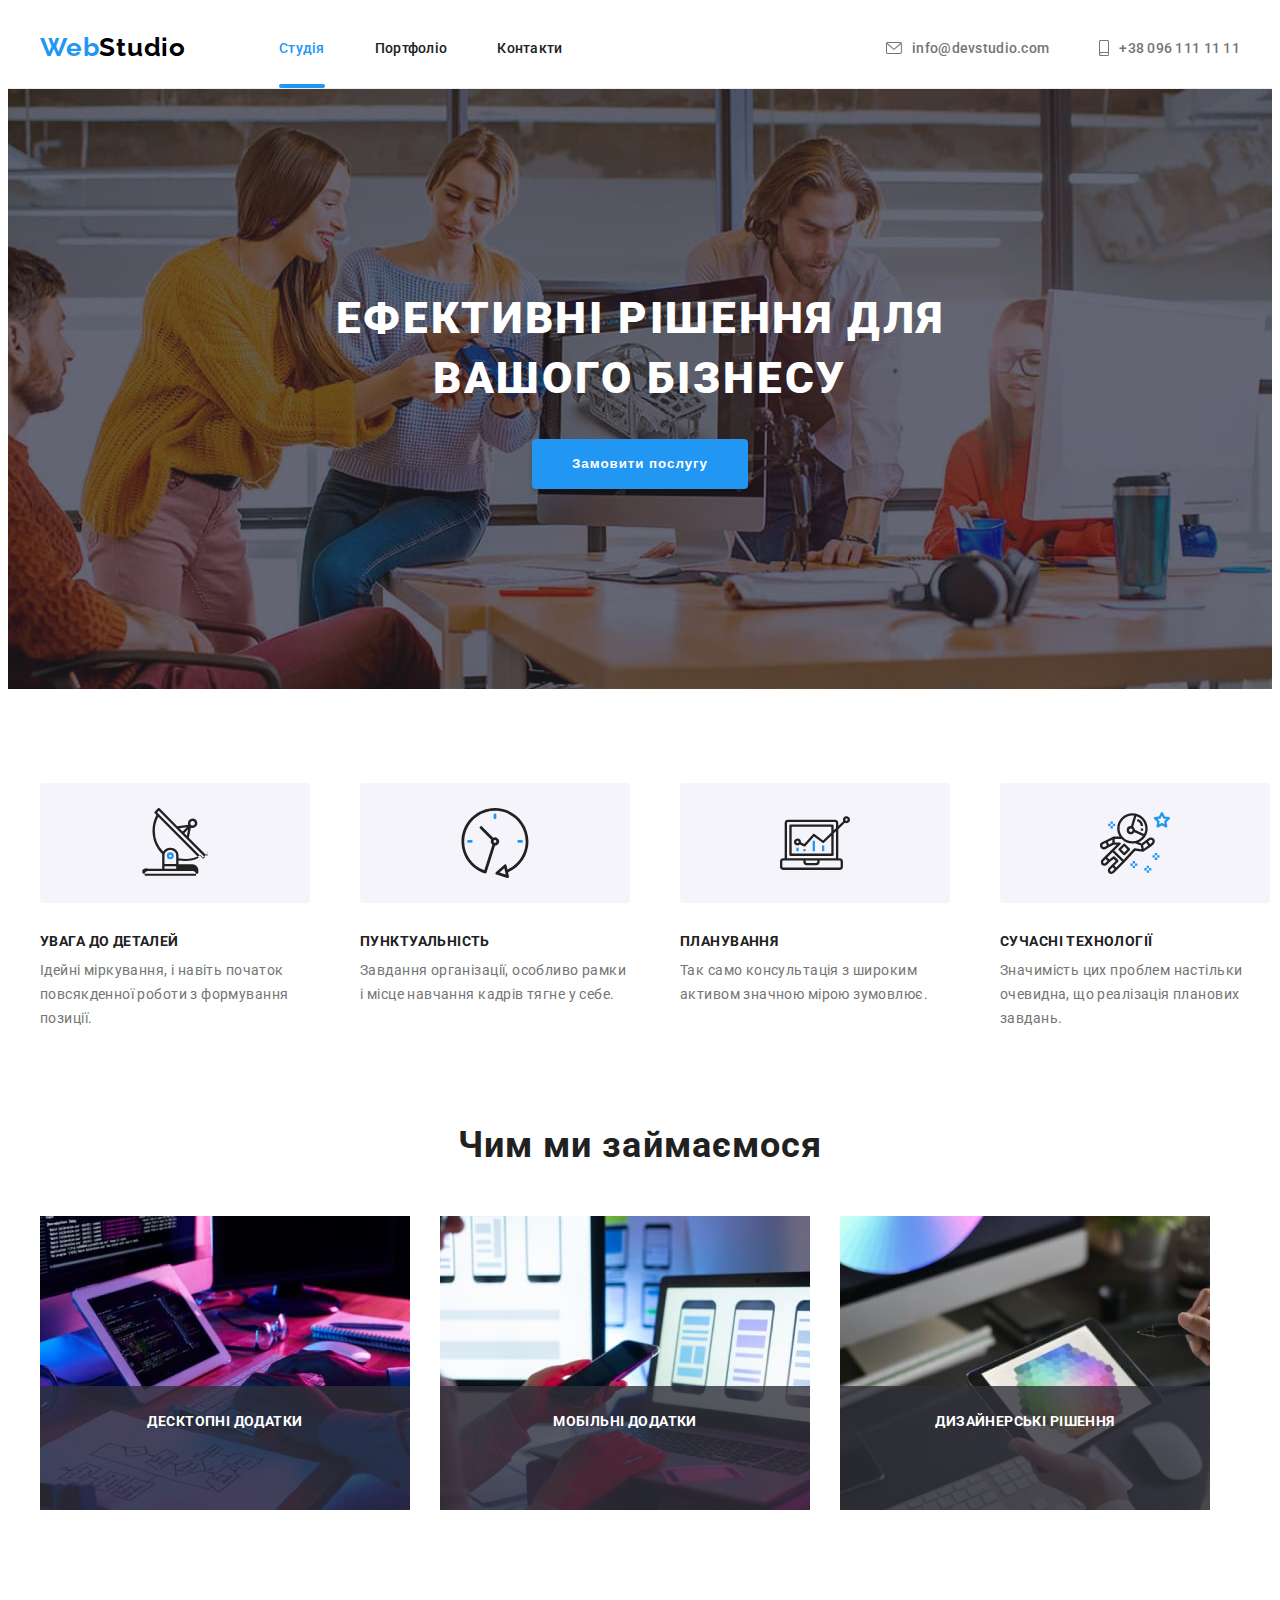
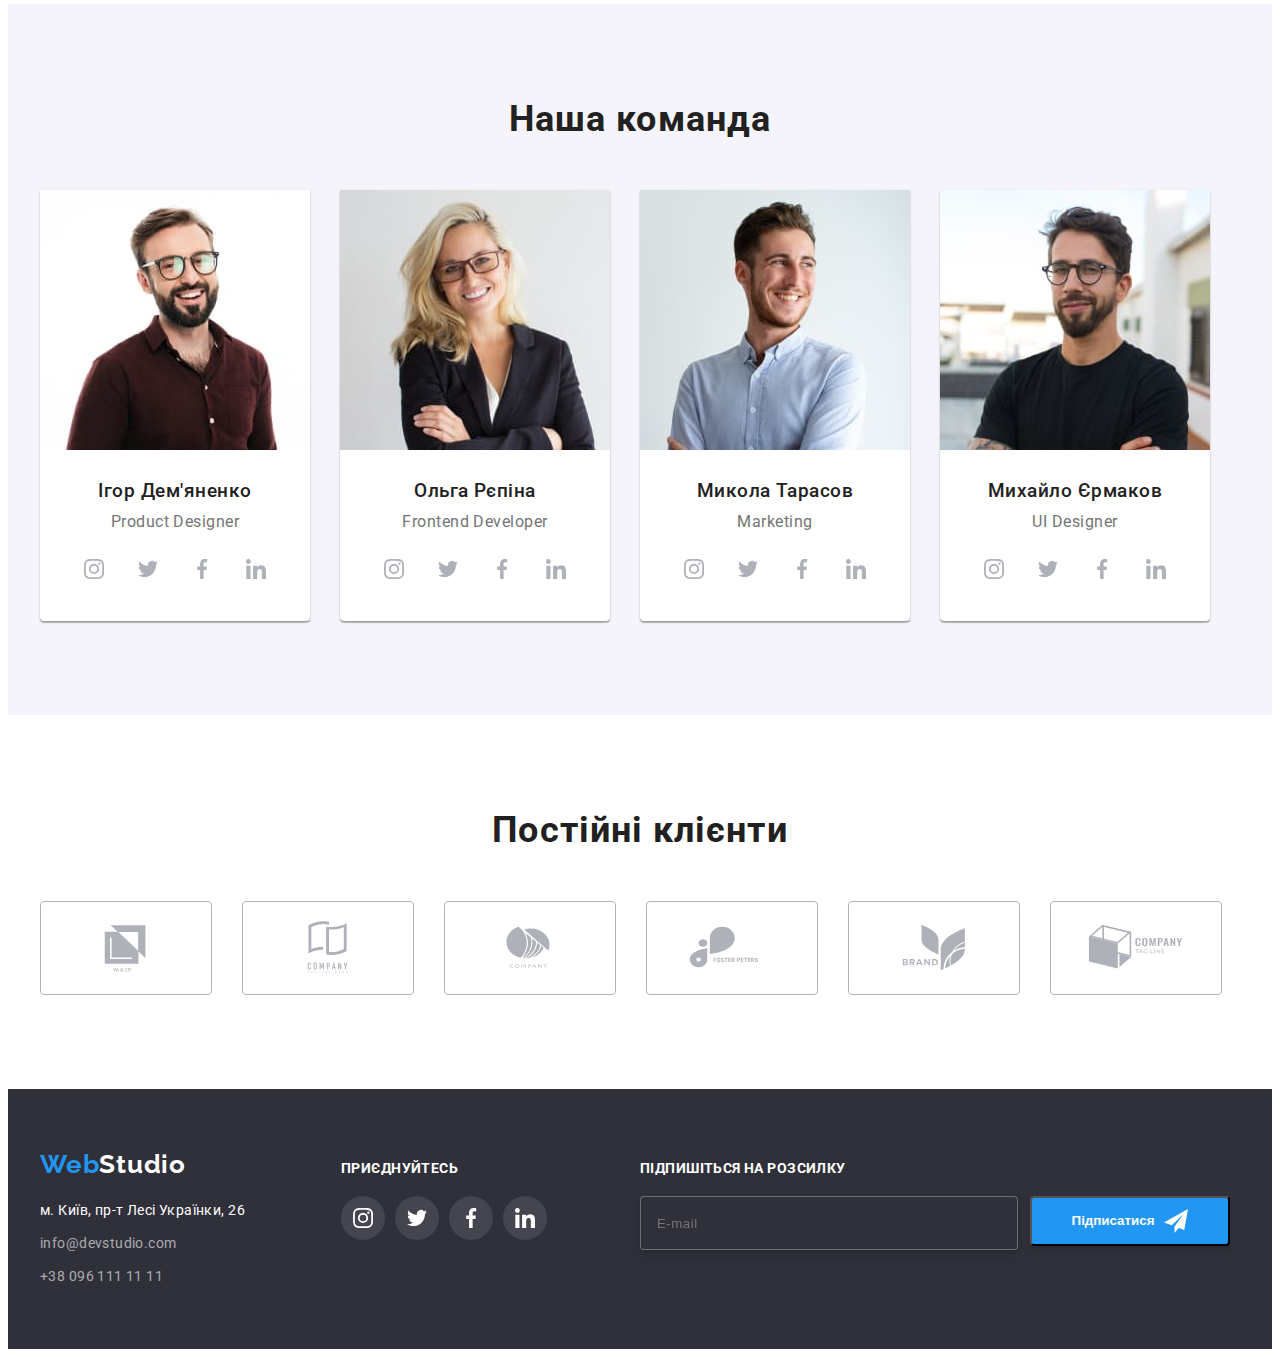
<file: index.html>
<!DOCTYPE html>
<html lang="uk">
  <head>
    <meta charset="UTF-8" />
    <meta http-equiv="X-UA-Compatible" content="IE=edge" />
    <meta name="viewport" content="width=device-width, initial-scale=1.0" />
    <title>WebStudio</title>
    <link rel="preconnect" href="https://fonts.googleapis.com" />
    <link rel="preconnect" href="https://fonts.gstatic.com" crossorigin />
    <link
      href="https://fonts.googleapis.com/css2?family=Raleway:wght@700&family=Roboto:wght@400;500;700;900&display=swap"
      rel="stylesheet"
    />
    <link
      rel="stylesheet"
      href="https://cdnjs.cloudflare.com/ajax/libs/modern-normalize/2.0.0/modern-normalize.min.css"
      integrity="sha512-4xo8blKMVCiXpTaLzQSLSw3KFOVPWhm/TRtuPVc4WG6kUgjH6J03IBuG7JZPkcWMxJ5huwaBpOpnwYElP/m6wg=="
      crossorigin="anonymous"
      referrerpolicy="no-referrer"
    />
    <link rel="stylesheet" href="./css/main.min.css" />
  </head>
  <body>
    <header>
      <div class="container header">
        <nav class="navigation">
          <a class="link logo" href="./index.html"
            ><span class="logo--first">Web</span
            ><span class="logo--black">Studio</span></a
          >
          <ul class="navigation__item list">
            <li class="navigation__list navigation--activ">
              <a href="./index.html">Студія</a>
            </li>
            <li class="navigation__list">
              <a href="./portfolio.html">Портфоліо</a>
            </li>
            <li class="navigation__list"><a href="">Контакти</a></li>
          </ul>
        </nav>
        <ul class="header__address list">
          <li class="header__address--retriat">
            <a class="link header__item" href="mailto:info@devstudio.com">
              <svg class="header__icon" width="16px" height="12px">
                <use href="./images/icons.svg#icon-envelope"></use>
              </svg>
              info@devstudio.com</a
            >
          </li>
          <li>
            <a class="link header__item" href="tel:+380961111111"
              ><svg class="header__icon" width="10px" height="16px">
                <use href="./images/icons.svg#icon-smartphone"></use>
              </svg>
              +38 096 111 11 11</a
            >
          </li>
        </ul>
      </div>
    </header>

    <main>
      <section class="solution">
        <div class="container">
          <h1 class="solution__title">Ефективні рішення для вашого бізнесу</h1>
          <button data-modal-open type="button" class="solution__button">
            Замовити послугу
          </button>
          <div data-modal class="backdrop is-hidden">
            <div class="modal">
              <button data-modal-close class="modal__close">
                <svg width="18px" height="18px">
                  <use href="./images/icons.svg#icon-close-black"></use>
                </svg>
              </button>
              <p class="modal__title">Залиште свої дані, ми вам передзвонимо</p>
              <form autocomplete="off" class="form">
                <label class="form__label" for="person">Ім'я</label>
                <div class="form__name">
                  <input
                    type="text"
                    class="form__input"
                    name="person"
                    id="person"
                  />
                  <svg class="form__icon" width="18px" height="18px">
                    <use href="./images/icons.svg#person-form"></use>
                  </svg>
                </div>

                <label class="form__label" for="phone">Телефон</label>
                <div class="form__name">
                  <input
                    type="tel"
                    class="form__input"
                    name="phone"
                    id="phone"
                  />
                  <svg class="form__icon" width="18px" height="18px">
                    <use href="./images/icons.svg#phone-form"></use>
                  </svg>
                </div>

                <label class="form__label" for="mail">Пошта</label>
                <div class="form__name">
                  <input
                    type="email"
                    class="form__input"
                    name="mail"
                    id="mail"
                  />
                  <svg class="form__icon" width="18px" height="18px">
                    <use href="./images/icons.svg#email-form"></use>
                  </svg>
                </div>

                <div>
                  <label class="form__label" for="comment">Коментар</label>
                  <textarea
                    class="form__comment"
                    name="comment"
                    id="comment"
                    placeholder="Введіть текст"
                  ></textarea>
                </div>
                <div class="check">
                  <label>
                    <input
                      type="checkbox"
                      class="check__input"
                      id="check"
                      name="check"
                    />
                    <span class="check__box"></span>
                    <span class="check__license"
                      >Погоджуюся з розсилкою та приймаю
                      <a class="check__link" href="">Умови договору</a>
                    </span>
                  </label>
                </div>

                <button type="submit" class="modal__button">Відправити</button>
              </form>
            </div>
          </div>
        </div>
      </section>

      <section class="section">
        <div class="container">
          <h2 class="visually-hidden">Oсобливості</h2>
          <ul class="about list">
            <li class="about__item">
              <div class="about__buttom">
                <svg width="70px" height="70px">
                  <use href="./images/icons.svg#icon-antenna"></use>
                </svg>
              </div>
              <h3 class="about__title">УВАГА ДО ДЕТАЛЕЙ</h3>
              <p class="about__text">
                Ідейні міркування, і навіть початок повсякденної роботи з
                формування позиції.
              </p>
            </li>
            <li class="about__item">
              <div class="about__buttom">
                <svg width="70px" height="70px">
                  <use href="./images/icons.svg#icon-clock"></use>
                </svg>
              </div>
              <h3 class="about__title">ПУНКТУАЛЬНІСТЬ</h3>
              <p class="about__text">
                Завдання організації, особливо рамки і місце навчання кадрів
                тягне у себе.
              </p>
            </li>
            <li class="about__item">
              <div class="about__buttom">
                <svg width="70px" height="70px">
                  <use href="./images/icons.svg#icon-diagram"></use>
                </svg>
              </div>
              <h3 class="about__title">ПЛАНУВАННЯ</h3>
              <p class="about__text">
                Так само консультація з широким активом значною мірою зумовлює.
              </p>
            </li>
            <li class="about__item">
              <div class="about__buttom">
                <svg width="70px" height="70px">
                  <use href="./images/icons.svg#icon-astronaut"></use>
                </svg>
              </div>
              <h3 class="about__title">СУЧАСНІ ТЕХНОЛОГІЇ</h3>
              <p class="about__text">
                Значимість цих проблем настільки очевидна, що реалізація
                планових завдань.
              </p>
            </li>
          </ul>
        </div>
      </section>

      <section class="empty section">
        <div class="container doing">
          <h2 class="section__title">Чим ми займаємося</h2>
          <ul class="doing__item list">
            <li class="doing__list">
              <img src="./images/img-1.jpg" alt="images1" width="370" />
              <p class="doing__text">Десктопні додатки</p>
            </li>
            <li class="doing__list">
              <img src="./images/img-2.jpg" alt="images2" width="370" />
              <p class="doing__text">Мобільні додатки</p>
            </li>
            <li class="doing__list">
              <img src="./images/img_3.jpg" alt="images3" width="370" />
              <p class="doing__text">Дизайнерські рішення</p>
            </li>
          </ul>
        </div>
      </section>

      <section class="section section__background">
        <div class="piple container">
          <h2 class="section__title">Наша команда</h2>
          <ul class="list">
            <li class="piple__list piple__border">
              <img
                src="./images/product_designer.jpg"
                alt="фото Ігор Дем'яненко"
                width="270"
              />
              <div class="piple__item">
                <h3 class="piple__title">Ігор Дем'яненко</h3>
                <p class="piple__text">Product Designer</p>
                <ul class="list">
                  <li class="social__list">
                    <a href="https://www.instagram.com/" class="social social--white"
                      ><svg width="20px" height="20px">
                        <use
                          href="./images/icons.svg#icon-instagram"
                        ></use></svg
                    ></a>
                  </li>
                  <li class="social__list">
                    <a href="https://twitter.com/" class="social social--white"
                      ><svg width="20px" height="20px">
                        <use href="./images/icons.svg#icon-twitter"></use></svg
                    ></a>
                  </li>
                  <li class="social__list">
                    <a href="https://www.facebook.com/" class="social social--white"
                      ><svg width="20px" height="20px">
                        <use href="./images/icons.svg#icon-facebook"></use></svg
                    ></a>
                  </li>
                  <li class="social__list">
                    <a href="https://www.linkedin.com/" class="social social--white"
                      ><svg width="20px" height="20px">
                        <use href="./images/icons.svg#icon-linkedin"></use></svg
                    ></a>
                  </li>
                </ul>
              </div>
            </li>
            <li class="piple__list piple__border">
              <img
                src="./images/frontend_developer.jpg"
                alt="фото Ольга Рєпіна"
                width="270"
              />
              <div class="piple__item">
                <h3 class="piple__title">Ольга Рєпіна</h3>
                <p class="piple__text">Frontend Developer</p>
                <ul class="list">
                  <li class="social__list">
                    <a href="https://www.instagram.com/" class="social social--white"
                      ><svg width="20px" height="20px">
                        <use
                          href="./images/icons.svg#icon-instagram"
                        ></use></svg
                    ></a>
                  </li>
                  <li class="social__list">
                    <a href="https://twitter.com/" class="social social--white"
                      ><svg width="20px" height="20px">
                        <use href="./images/icons.svg#icon-twitter"></use></svg
                    ></a>
                  </li>
                  <li class="social__list">
                    <a href="https://www.facebook.com/" class="social social--white"
                      ><svg width="20px" height="20px">
                        <use href="./images/icons.svg#icon-facebook"></use></svg
                    ></a>
                  </li>
                  <li class="social__list">
                    <a href="https://www.linkedin.com/" class="social social--white"
                      ><svg width="20px" height="20px">
                        <use href="./images/icons.svg#icon-linkedin"></use></svg
                    ></a>
                  </li>
                </ul>
              </div>
            </li>
            <li class="piple__list piple__border">
              <img
                src="./images/marketing.jpg"
                alt="фото Микола Тарасов"
                width="270"
              />
              <div class="piple__item">
                <h3 class="piple__title">Микола Тарасов</h3>
                <p class="piple__text">Marketing</p>
                <ul class="list">
                  <li class="social__list">
                    <a href="https://www.instagram.com/" class="social social--white"
                      ><svg width="20px" height="20px">
                        <use
                          href="./images/icons.svg#icon-instagram"
                        ></use></svg
                    ></a>
                  </li>
                  <li class="social__list">
                    <a href="https://twitter.com/" class="social social--white"
                      ><svg width="20px" height="20px">
                        <use href="./images/icons.svg#icon-twitter"></use></svg
                    ></a>
                  </li>
                  <li class="social__list">
                    <a href="https://www.facebook.com/" class="social social--white"
                      ><svg width="20px" height="20px">
                        <use href="./images/icons.svg#icon-facebook"></use></svg
                    ></a>
                  </li>
                  <li class="social__list">
                    <a href="https://www.linkedin.com/" class="social social--white"
                      ><svg width="20px" height="20px">
                        <use href="./images/icons.svg#icon-linkedin"></use></svg
                    ></a>
                  </li>
                </ul>
              </div>
            </li>
            <li class="piple__list piple__border">
              <img
                src="./images/ui_designer.jpg"
                alt="фото Михайло Єрмаков"
                width="270"
              />
              <div class="piple__item">
                <h3 class="piple__title">Михайло Єрмаков</h3>
                <p class="piple__text">UI Designer</p>
                <ul class="list">
                  <li class="social__list">
                    <a href="https://www.instagram.com/" class="social social--white"
                      ><svg width="20px" height="20px">
                        <use
                          href="./images/icons.svg#icon-instagram"
                        ></use></svg
                    ></a>
                  </li>
                  <li class="social__list">
                    <a href="https://twitter.com/" class="social social--white"
                      ><svg width="20px" height="20px">
                        <use href="./images/icons.svg#icon-twitter"></use></svg
                    ></a>
                  </li>
                  <li class="social__list">
                    <a href="https://www.facebook.com/" class="social social--white"
                      ><svg width="20px" height="20px">
                        <use href="./images/icons.svg#icon-facebook"></use></svg
                    ></a>
                  </li>
                  <li class="social__list">
                    <a href="https://www.linkedin.com/" class="social social--white"
                      ><svg width="20px" height="20px">
                        <use href="./images/icons.svg#icon-linkedin"></use></svg
                    ></a>
                  </li>
                </ul>
              </div>
            </li>
          </ul>
        </div>
      </section>
      <section class="section">
        <div class="container client">
          <h2 class="section__title">Постійні клієнти</h2>
          <ul class="list client__list">
            <li class="client__item">
              <a href="" class="client__link"
                ><svg class="client__svg" width="106px" height="60px">
                  <use href="./images/icons.svg#icon-client-1"></use></svg
              ></a>
            </li>
            <li class="client__item">
              <a href="" class="client__link"
                ><svg class="client__svg" width="106px" height="60px">
                  <use href="./images/icons.svg#icon-client-2"></use></svg
              ></a>
            </li>
            <li class="client__item">
              <a href="" class="client__link"
                ><svg class="client__svg" width="106px" height="60px">
                  <use href="./images/icons.svg#icon-client-3"></use></svg
              ></a>
            </li>
            <li class="client__item">
              <a href="" class="client__link"
                ><svg class="client__svg" width="106px" height="60px">
                  <use href="./images/icons.svg#icon-client-4"></use></svg
              ></a>
            </li>
            <li class="client__item">
              <a href="" class="client__link"
                ><svg class="client__svg" width="106px" height="60px">
                  <use href="./images/icons.svg#icon-client-5"></use></svg
              ></a>
            </li>
            <li class="client__item">
              <a href="" class="client__link"
                ><svg class="client__svg" width="106px" height="60px">
                  <use href="./images/icons.svg#icon-client-6"></use></svg
              ></a>
            </li>
          </ul>
        </div>
      </section>
    </main>

    <footer class="footer">
      <div class="container footer__container">
        <div>
          <a class="link logo" href="./index.html"
            ><span class="logo--first">Web</span
            ><span class="logo--white">Studio</span></a
          >
          <address class="address">
            <span class="address--post">м. Київ, пр-т Лесі Українки, 26</span>
            <a class="address__contact link" href="mailto:info@devstudio.com"
              >info@devstudio.com</a
            >
            <a class="address__contact link" href="tel:+380961111111"
              >+38 096 111 11 11</a
            >
          </address>
        </div>

        <div class="footer__social">
          <p class="footer__text">приєднуйтесь</p>
          <ul class="list">
            <li class="social__list">
              <a href="https://www.instagram.com/" class="social social--black"
                ><svg width="20px" height="20px">
                  <use href="./images/icons.svg#icon-instagram"></use></svg
              ></a>
            </li>
            <li class="social__list">
              <a href="https://twitter.com/" class="social social--black"
                ><svg width="20px" height="20px">
                  <use href="./images/icons.svg#icon-twitter"></use></svg
              ></a>
            </li>
            <li class="social__list">
              <a href="https://www.facebook.com/" class="social social--black"
                ><svg width="20px" height="20px">
                  <use href="./images/icons.svg#icon-facebook"></use></svg
              ></a>
            </li>
            <li class="social__list">
              <a href="https://www.linkedin.com/" class="social social--black"
                ><svg width="20px" height="20px">
                  <use href="./images/icons.svg#icon-linkedin"></use></svg
              ></a>
            </li>
          </ul>
        </div>

        <div class="subsribe">
          <p class="footer__text">Підпишіться на розсилку</p>
          <form autocomplete="off">
            <input
              class="subscribe__input"
              type="email"
              name="email"
              placeholder="E-mail"
            />
            <button class="subscribe__submit" type="submit">
              Підписатися
              <svg class="subscribe__icon">
                <use href="./images/icons.svg#icon-send"></use>
              </svg>
            </button>
          </form>
        </div>
      </div>
    </footer>
    <script src="./js/modal.js"></script>
  </body>
</html>
</file>
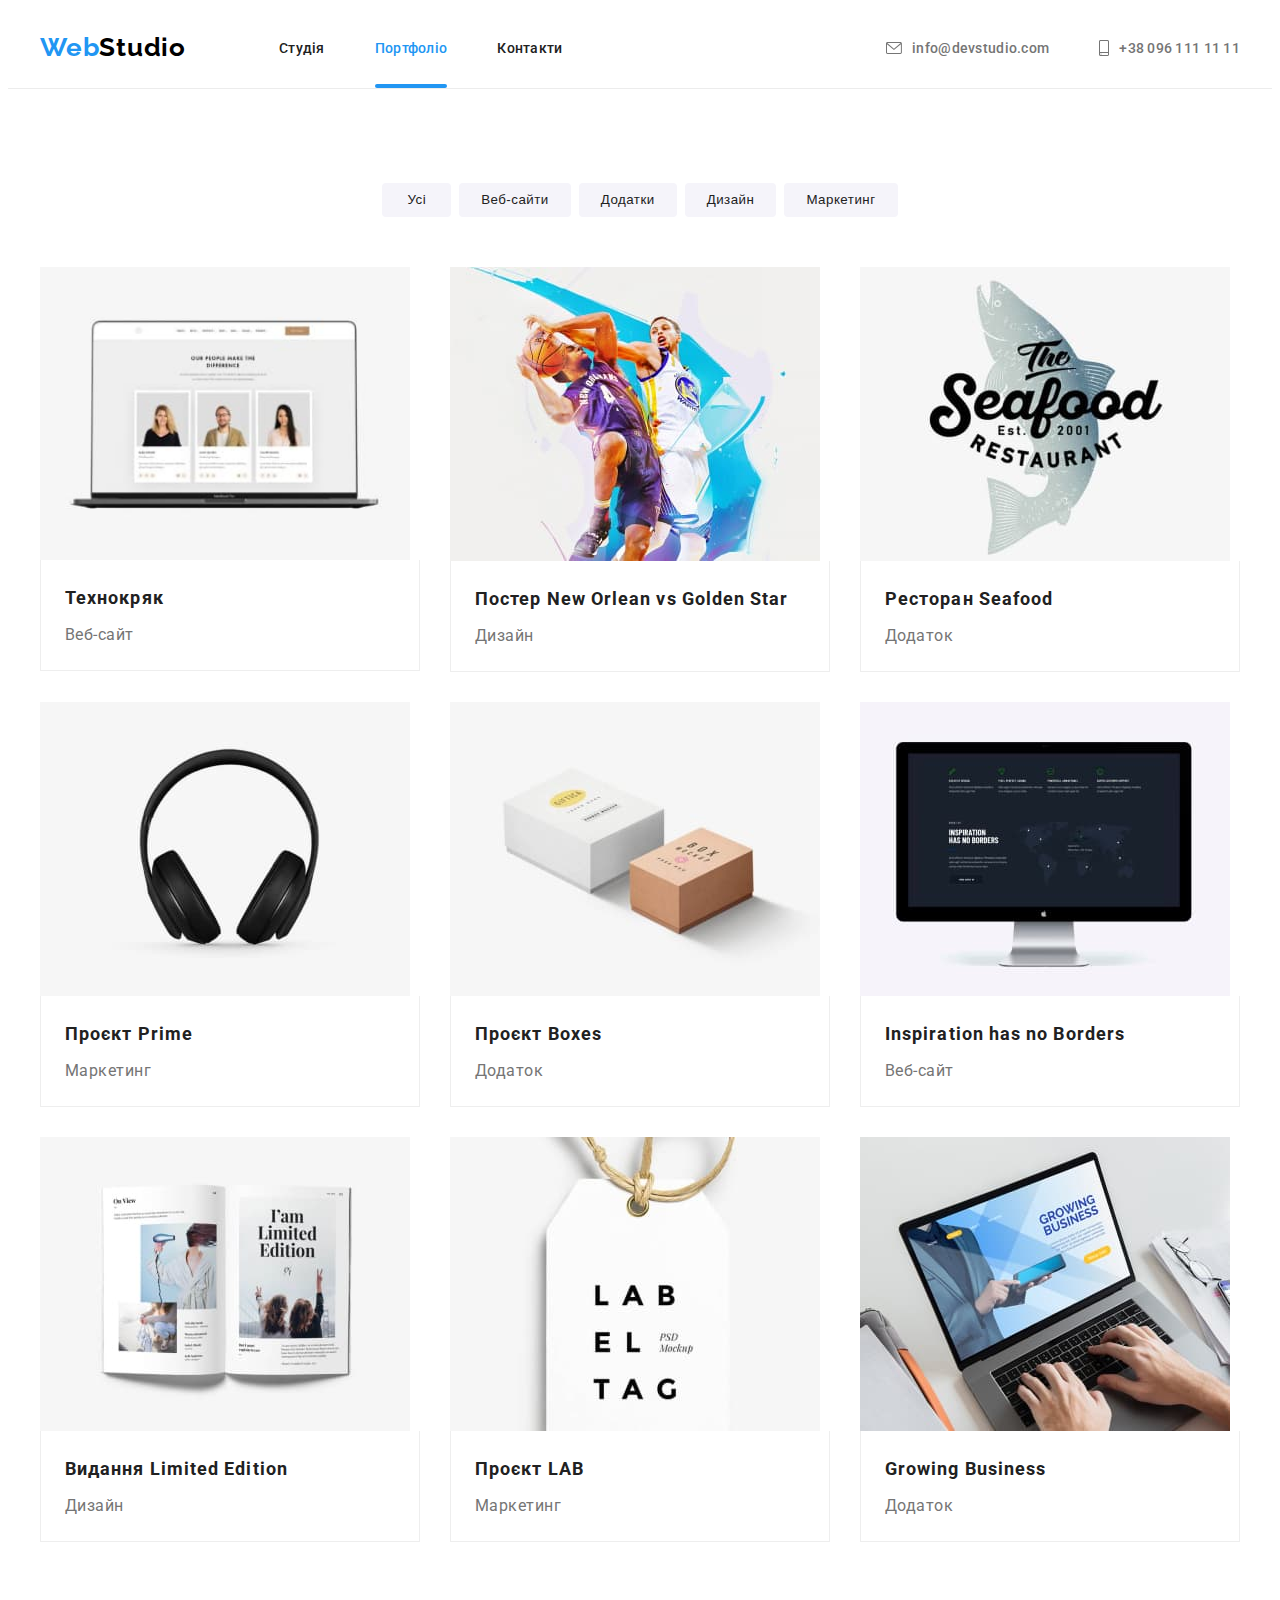
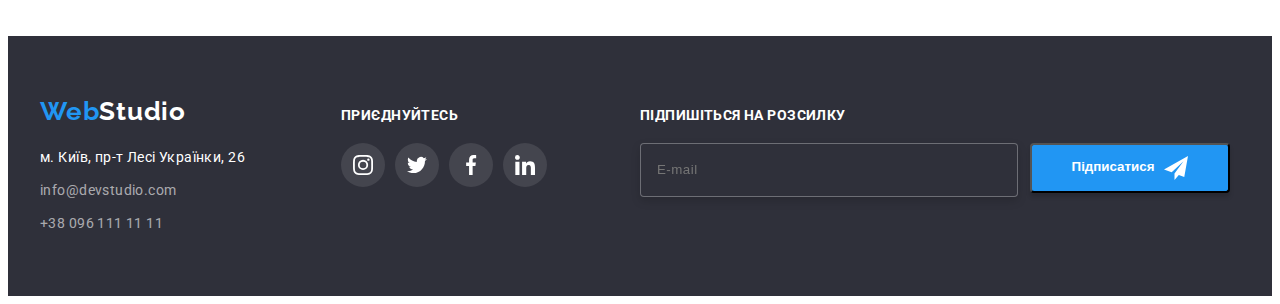
<file: portfolio.html>
<!DOCTYPE html>
<html lang="en">
  <head>
    <meta charset="UTF-8" />
    <meta http-equiv="X-UA-Compatible" content="IE=edge" />
    <meta name="viewport" content="width=device-width, initial-scale=1.0" />
    <title>WebStudio</title>
    <link rel="preconnect" href="https://fonts.googleapis.com" />
    <link rel="preconnect" href="https://fonts.gstatic.com" crossorigin />
    <link
      href="https://fonts.googleapis.com/css2?family=Raleway:wght@700&family=Roboto:wght@400;500;700;900&display=swap"
      rel="stylesheet"
    />
    <link
      rel="stylesheet"
      href="https://cdnjs.cloudflare.com/ajax/libs/modern-normalize/2.0.0/modern-normalize.min.css"
      integrity="sha512-4xo8blKMVCiXpTaLzQSLSw3KFOVPWhm/TRtuPVc4WG6kUgjH6J03IBuG7JZPkcWMxJ5huwaBpOpnwYElP/m6wg=="
      crossorigin="anonymous"
      referrerpolicy="no-referrer"
    />
    <link rel="stylesheet" href="./css/main.min.css" />
  </head>
  <body>
    <header>
      <div class="container header">
        <nav class="navigation">
          <a class="link logo" href="./index.html"
            ><span class="logo--first">Web</span
            ><span class="logo--black">Studio</span></a
          >
          <ul class="navigation__item list">
            <li class="navigation__list">
              <a href="./index.html">Студія</a>
            </li>
            <li class="navigation__list navigation--activ">
              <a href="./portfolio.html">Портфоліо</a>
            </li>
            <li class="navigation__list"><a href="">Контакти</a></li>
          </ul>
        </nav>
        <ul class="header__address list">
          <li class="header__address--retriat">
            <a class="link header__item" href="mailto:info@devstudio.com">
              <svg class="header__icon" width="16px" height="12px">
                <use href="./images/icons.svg#icon-envelope"></use>
              </svg>
              info@devstudio.com</a
            >
          </li>
          <li>
            <a class="link header__item" href="tel:+380961111111"
              ><svg class="header__icon" width="10px" height="16px">
                <use href="./images/icons.svg#icon-smartphone"></use>
              </svg>
              +38 096 111 11 11</a
            >
          </li>
        </ul>
      </div>
    </header>
    <main>
      <section class="section">
        <div class="container">
          <ul class="filter">
            <li class="list">
              <button type="button" class="filter__text filter--first">Усі</button>
            </li>
            <li class="list">
              <button type="button" class="filter__text">Веб-сайти</button>
            </li>
            <li class="list">
              <button type="button" class="filter__text">Додатки</button>
            </li>
            <li class="list">
              <button type="button" class="filter__text">Дизайн</button>
            </li>
            <li class="list">
              <button type="button" class="filter__text">Маркетинг</button>
            </li>
          </ul>
          <h1 class="visually-hidden">Наши роботи</h1>
          <ul class="gallery list">
            <li class="gallery__item">
              <a class="link gallery__link" href="">
                <div class="gallery__cart">
                  <img
                    src="./images/portfolio/laptop-front.jpg"
                    alt="laptop-front"
                    width="370"
                  />
                  <p class="gallery__info">
                    Ресурс пропонує комплексні пропозиції з різним рівнем
                    функціоналу та сервісів. Все це дозволить відвідувачу
                    отримати вичерпні відомості про компанію чи приватну особу."
                  </p>
                </div>

                <div class="gallery__box">
                  <h2 class="gallery__title">Технокряк</h2>
                  <p class="gallery__text">Веб-сайт</p>
                </div></a
              >
            </li>

            <li class="gallery__item">
              <a class="link gallery__link" href=""
                ><div class="gallery__cart">
                  <img
                    src="./images/portfolio/basketball.jpg"
                    alt="basketball"
                    width="370"
                  />
                  <p class="gallery__info">
                    Ресурс пропонує комплексні пропозиції з різним рівнем
                    функціоналу та сервісів. Все це дозволить відвідувачу
                    отримати вичерпні відомості про компанію чи приватну особу."
                  </p>
                </div>
                <div class="gallery__box">
                  <h2 class="gallery__title">
                    Постер New Orlean vs Golden Star
                  </h2>
                  <p class="gallery__text">Дизайн</p>
                </div></a
              >
            </li>
            <li class="gallery__item">
              <a class="link gallery__link" href=""
                ><div class="gallery__cart">
                  <img
                    src="./images/portfolio/restaurant.jpg"
                    alt="restaurant"
                    width="370"
                  />
                  <p class="gallery__info">
                    Ресурс пропонує комплексні пропозиції з різним рівнем
                    функціоналу та сервісів. Все це дозволить відвідувачу
                    отримати вичерпні відомості про компанію чи приватну особу."
                  </p>
                </div>
                <div class="gallery__box">
                  <h2 class="gallery__title">Ресторан Seafood</h2>
                  <p class="gallery__text">Додаток</p>
                </div></a
              >
            </li>
            <li class="gallery__item">
              <a class="link gallery__link" href=""
                ><div class="gallery__cart">
                  <img
                    src="./images/portfolio/headphones.jpg"
                    alt="headphones"
                    width="370"
                  />
                  <p class="gallery__info">
                    Ресурс пропонує комплексні пропозиції з різним рівнем
                    функціоналу та сервісів. Все це дозволить відвідувачу
                    отримати вичерпні відомості про компанію чи приватну особу."
                  </p>
                </div>
                <div class="gallery__box">
                  <h2 class="gallery__title">Проєкт Prime</h2>
                  <p class="gallery__text">Маркетинг</p>
                </div></a
              >
            </li>
            <li class="gallery__item">
              <a class="link gallery__link" href=""
                ><div class="gallery__cart">
                  <img
                    src="./images/portfolio/box.jpg"
                    alt="portfolio"
                    width="370"
                  />
                  <p class="gallery__info">
                    Ресурс пропонує комплексні пропозиції з різним рівнем
                    функціоналу та сервісів. Все це дозволить відвідувачу
                    отримати вичерпні відомості про компанію чи приватну особу."
                  </p>
                </div>
                <div class="gallery__box">
                  <h2 class="gallery__title">Проєкт Boxes</h2>
                  <p class="gallery__text">Додаток</p>
                </div></a
              >
            </li>
            <li class="gallery__item">
              <a class="link gallery__link" href=""
                ><div class="gallery__cart">
                  <img
                    src="./images/portfolio/monitor.jpg"
                    alt="monitor"
                    width="370"
                  />
                  <p class="gallery__info">
                    Ресурс пропонує комплексні пропозиції з різним рівнем
                    функціоналу та сервісів. Все це дозволить відвідувачу
                    отримати вичерпні відомості про компанію чи приватну особу."
                  </p>
                </div>
                <div class="gallery__box">
                  <h2 class="gallery__title">Inspiration has no Borders</h2>
                  <p class="gallery__text">Веб-сайт</p>
                </div></a
              >
            </li>
            <li class="gallery__item">
              <a class="link gallery__link" href=""
                ><div class="gallery__cart">
                  <img
                    src="./images/portfolio/book.jpg"
                    alt="book"
                    width="370"
                  />
                  <p class="gallery__info">
                    Ресурс пропонує комплексні пропозиції з різним рівнем
                    функціоналу та сервісів. Все це дозволить відвідувачу
                    отримати вичерпні відомості про компанію чи приватну особу."
                  </p>
                </div>
                <div class="gallery__box">
                  <h2 class="gallery__title">Видання Limited Edition</h2>
                  <p class="gallery__text">Дизайн</p>
                </div></a
              >
            </li>
            <li class="gallery__item">
              <a class="link gallery__link" href=""
                ><div class="gallery__cart">
                  <img src="./images/portfolio/tag.jpg" alt="tag" width="370" />
                  <p class="gallery__info">
                    Ресурс пропонує комплексні пропозиції з різним рівнем
                    функціоналу та сервісів. Все це дозволить відвідувачу
                    отримати вичерпні відомості про компанію чи приватну особу."
                  </p>
                </div>
                <div class="gallery__box">
                  <h2 class="gallery__title">Проєкт LAB</h2>
                  <p class="gallery__text">Маркетинг</p>
                </div></a
              >
            </li>
            <li class="gallery__item">
              <a class="link gallery__link" href=""
                ><div class="gallery__cart">
                  <img
                    src="./images/portfolio/laptop.jpg"
                    alt="laptop"
                    width="370"
                  />
                  <p class="gallery__info">
                    Ресурс пропонує комплексні пропозиції з різним рівнем
                    функціоналу та сервісів. Все це дозволить відвідувачу
                    отримати вичерпні відомості про компанію чи приватну особу."
                  </p>
                </div>
                <div class="gallery__box">
                  <h2 class="gallery__title">Growing Business</h2>
                  <p class="gallery__text">Додаток</p>
                </div></a
              >
            </li>
          </ul>
        </div>
      </section>
    </main>
    <footer class="footer">
      <div class="container footer__container">
        <div>
          <a class="link logo" href="./index.html"
            ><span class="logo--first">Web</span
            ><span class="logo--white">Studio</span></a
          >
          <address class="address">
            <span class="address--post">м. Київ, пр-т Лесі Українки, 26</span>
            <a class="address__contact link" href="mailto:info@devstudio.com"
              >info@devstudio.com</a
            >
            <a class="address__contact link" href="tel:+380961111111"
              >+38 096 111 11 11</a
            >
          </address>
        </div>

        <div class="footer__social">
          <p class="footer__text">приєднуйтесь</p>
          <ul class="list">
            <li class="social__list">
              <a href="https://www.instagram.com/" class="social social--black"
                ><svg width="20px" height="20px">
                  <use href="./images/icons.svg#icon-instagram"></use></svg
              ></a>
            </li>
            <li class="social__list">
              <a href="https://twitter.com/" class="social social--black"
                ><svg width="20px" height="20px">
                  <use href="./images/icons.svg#icon-twitter"></use></svg
              ></a>
            </li>
            <li class="social__list">
              <a href="https://www.facebook.com/" class="social social--black"
                ><svg width="20px" height="20px">
                  <use href="./images/icons.svg#icon-facebook"></use></svg
              ></a>
            </li>
            <li class="social__list">
              <a href="https://www.linkedin.com/" class="social social--black"
                ><svg width="20px" height="20px">
                  <use href="./images/icons.svg#icon-linkedin"></use></svg
              ></a>
            </li>
          </ul>
        </div>

        <div class="subsribe">
          <p class="footer__text">Підпишіться на розсилку</p>
          <form autocomplete="off">
            <input
              class="subscribe__input"
              type="email"
              name="email"
              placeholder="E-mail"
            />
            <button class="subscribe__submit" type="submit">
              Підписатися
              <svg class="subscribe__icon">
                <use href="./images/icons.svg#icon-send"></use>
              </svg>
            </button>
          </form>
        </div>
      </div>
    </footer>
  </body>
</html>
</file>
<file: css/main.min.css>
h1,h2,h3,ul,p{margin:0;padding:0}img{display:block}body{font-family:"Roboto",sans-serif;font-size:16px;color:var(--basic-text-color)}header{border-bottom:1px solid var(--border-bottom)}.link{text-decoration:none}.list{list-style-type:none}.container{width:1200px;padding-left:15px;padding-right:15px;margin-left:auto;margin-right:auto}:root{--primary-font-family: "Roboto", sans-serif;--secondary-font-family: "Raleway", sans-serif;--basic-title-color: #212121;--first-logo-color: #2196F3;--secondary-logo-color: #000000;--basic-color: #ffffff;--color-background-solution: #2f303a;--basic-text-color: #757575;--background-color-button: #f5f4fa;--border-gallery-color: #eeeeee;--border-bottom: #ececec;--solution-backgraund: #c4c4c4;--solution-box-shadow: rgba(0, 0, 0, 0.15);--box-shadow-one: rgba(0, 0, 0, 0.12);--box-shadow-two: rgba(0, 0, 0, 0.08);--box-shadow-three: rgba(0, 0, 0, 0.1);--color-mail-futter: rgba(255, 255, 255, 0.6);--button-activ-color: #188ce8;--piple-shadow-one: 0px 2px 1px 0px rgba(0, 0, 0, 0.2);--piple-shadow-two: 0px 1px 1px 0px rgba(0, 0, 0, 0.14);--piple-shadow-three: 0px 1px 3px 0px rgba(0, 0, 0, 0.12);--client-button-color: #afb1b8}.logo{font-family:Raleway;font-size:26px;font-weight:700;letter-spacing:.78px}.logo--first{color:var(--first-logo-color)}.logo--black{color:var(--secondary-logo-color)}.logo--white{color:var(--basic-color)}.visually-hidden{position:absolute;width:1px;height:1px;margin:-1px;border:0;padding:0;white-space:nowrap;-webkit-clip-path:inset(100%);clip-path:inset(100%);clip:rect(0 0 0 0);overflow:hidden}.navigation{display:-webkit-box;display:-ms-flexbox;display:flex}.navigation a{display:block;padding:24px 0}.navigation__item{display:-webkit-box;display:-ms-flexbox;display:flex;margin-left:93px}.navigation__list:not(:last-child){margin-right:50px}.navigation__list a{display:block;color:var(--basic-title-color);font-size:14px;font-weight:500;letter-spacing:.28px;text-decoration:none;padding-top:32px;padding-bottom:32px;-webkit-transition:color 250ms cubic-bezier(0.4, 0, 0.2, 1);transition:color 250ms cubic-bezier(0.4, 0, 0.2, 1)}.navigation__list a:hover,.navigation__list a:focus{color:var(--first-logo-color)}.navigation--activ a{position:relative;color:var(--first-logo-color)}.navigation--activ a::after{content:"";position:absolute;right:0;width:100%;bottom:0;height:4px;-ms-flex-negative:0;flex-shrink:0;border-radius:2px;background:var(--first-logo-color)}.header{display:-webkit-box;display:-ms-flexbox;display:flex}.header__address{display:-webkit-box;display:-ms-flexbox;display:flex;margin-left:auto;-webkit-box-align:center;-ms-flex-align:center;align-items:center}.header__item{display:-webkit-box;display:-ms-flexbox;display:flex;-webkit-box-align:center;-ms-flex-align:center;align-items:center;color:var(--basic-text-color);fill:var(--basic-text-color);font-size:14px;font-weight:500;letter-spacing:.28px;font-style:normal;-webkit-transition:color 250ms cubic-bezier(0.4, 0, 0.2, 1);transition:color 250ms cubic-bezier(0.4, 0, 0.2, 1)}.header__item:hover,.header__item:focus{color:var(--first-logo-color);fill:var(--first-logo-color)}.header__icon{margin-right:10px}.header__address--retriat{margin-right:50px}.solution{display:block;max-width:1600px;margin:auto;padding-top:200px;padding-bottom:200px;text-align:center;background:var(--solution-backgraund);background-image:-webkit-gradient(linear, left top, right top, from(rgba(47, 48, 58, 0.4)), to(rgba(47, 48, 58, 0.4))),url(../images/hero.jpg);background-image:linear-gradient(to right, rgba(47, 48, 58, 0.4), rgba(47, 48, 58, 0.4)),url(../images/hero.jpg);background-repeat:no-repeat;background-position:center}.solution__title{max-width:696px;margin-top:0;margin-bottom:30px;margin-right:auto;margin-left:auto;color:var(--basic-color);font-weight:900;font-size:44px;line-height:1.36;text-align:center;letter-spacing:.06em;text-transform:uppercase}.solution__button{width:216px;height:50px;-ms-flex-negative:0;flex-shrink:0;border-radius:4px;background:var(--first-logo-color);-webkit-box-shadow:0px 4px 4px 0px var(--solution-box-shadow);box-shadow:0px 4px 4px 0px var(--solution-box-shadow);color:var(--basic-color);text-align:center;border:none;font-weight:700;line-height:1.88;letter-spacing:.96px}.solution__button:active{background-color:var(--button-activ-color)}.backdrop{position:fixed;width:100%;height:100%;top:0;left:0;background-color:rgba(0,0,0,.2);z-index:100;-webkit-transition:opacity 250ms cubic-bezier(0.4, 0, 0.2, 1),visibility 250ms cubic-bezier(0.4, 0, 0.2, 1);transition:opacity 250ms cubic-bezier(0.4, 0, 0.2, 1),visibility 250ms cubic-bezier(0.4, 0, 0.2, 1)}.backdrop.is-hidden{opacity:0;pointer-events:none;visibility:hidden}.backdrop .is-hidden .modal{-webkit-transform:translate(-50%, -50%) scale(0.9);transform:translate(-50%, -50%) scale(0.9)}.modal{padding-left:41px;padding-top:40px;padding-right:39px;padding-bottom:40px;position:absolute;top:50%;left:50%;-webkit-transform:translate(-50%, -50%) scale(1);transform:translate(-50%, -50%) scale(1);width:528px;-ms-flex-negative:0;flex-shrink:0;border-radius:4px;background:#fff;-webkit-box-shadow:0px 2px 1px 0px rgba(0,0,0,.2),0px 1px 1px 0px rgba(0,0,0,.14),0px 1px 3px 0px rgba(0,0,0,.12);box-shadow:0px 2px 1px 0px rgba(0,0,0,.2),0px 1px 1px 0px rgba(0,0,0,.14),0px 1px 3px 0px rgba(0,0,0,.12);-webkit-transition:-webkit-transform 250ms cubic-bezier(0.4, 0, 0.2, 1);transition:-webkit-transform 250ms cubic-bezier(0.4, 0, 0.2, 1);transition:transform 250ms cubic-bezier(0.4, 0, 0.2, 1);transition:transform 250ms cubic-bezier(0.4, 0, 0.2, 1), -webkit-transform 250ms cubic-bezier(0.4, 0, 0.2, 1)}.modal__close{position:absolute;display:-webkit-box;display:-ms-flexbox;display:flex;-webkit-box-align:center;-ms-flex-align:center;align-items:center;-webkit-box-pack:center;-ms-flex-pack:center;justify-content:center;right:8px;top:8px;background-color:rgba(0,0,0,0);border-radius:50%;width:30px;height:30px;border:1px solid rgba(0,0,0,.1019607843);cursor:pointer;outline:none;-webkit-transition:fill 250ms cubic-bezier(0.4, 0, 0.2, 1);transition:fill 250ms cubic-bezier(0.4, 0, 0.2, 1)}.modal__close:hover,.modal__close:focus{fill:var(--first-logo-color)}.modal__title{margin-top:0;color:#212121;text-align:center;font-size:20px;font-style:normal;font-weight:700;line-height:normal;letter-spacing:.6px;margin-bottom:12px}.form__name{position:relative;display:-webkit-box;display:-ms-flexbox;display:flex;-webkit-box-orient:vertical;-webkit-box-direction:normal;-ms-flex-direction:column;flex-direction:column;margin-bottom:10px}.form__name svg{position:absolute;top:50%;-webkit-transform:translateY(-50%);transform:translateY(-50%);margin-left:12px}.form__name:focus-within .form__icon{fill:#2196f3}.form__label{margin-bottom:4px;display:block;text-align:left;font-size:12px;font-style:normal;font-weight:400;line-height:normal;letter-spacing:.12px;color:#757575}.form__input{padding-left:42px;width:100%;height:40px;-ms-flex-negative:0;flex-shrink:0;border-radius:4px;border:1px solid rgba(33,33,33,.2);cursor:pointer;outline:none;-webkit-transition:border-color 250ms cubic-bezier(0.4, 0, 0.2, 1);transition:border-color 250ms cubic-bezier(0.4, 0, 0.2, 1)}.form__input:focus{border-color:#2196f3}.form__icon{-webkit-transition:fill 250ms cubic-bezier(0.4, 0, 0.2, 1);transition:fill 250ms cubic-bezier(0.4, 0, 0.2, 1)}.modal__button{width:200px;height:50px;-ms-flex-negative:0;flex-shrink:0;border-radius:4px;background:#188ce8;-webkit-box-shadow:0px 4px 4px 0px rgba(0,0,0,.15);box-shadow:0px 4px 4px 0px rgba(0,0,0,.15);color:#fff;text-align:center;font-style:normal;font-weight:700;line-height:1.87;letter-spacing:.96px;margin-top:30px;padding:0;cursor:pointer;border:none}.form__comment{width:100%;height:120px;resize:none;padding:12px 16px;outline:none;cursor:pointer;-ms-flex-negative:0;flex-shrink:0;border-radius:4px;border:1px solid rgba(33,33,33,.2);-webkit-transition:border-color 250ms cubic-bezier(0.4, 0, 0.2, 1);transition:border-color 250ms cubic-bezier(0.4, 0, 0.2, 1)}.form__comment:focus{border-color:#2196f3}.form__comment::-webkit-input-placeholder{color:rgba(117,117,117,.5);font-size:12px;font-style:normal;font-weight:400;line-height:normal;letter-spacing:.12px}.form__comment::-moz-placeholder{color:rgba(117,117,117,.5);font-size:12px;font-style:normal;font-weight:400;line-height:normal;letter-spacing:.12px}.form__comment:-ms-input-placeholder{color:rgba(117,117,117,.5);font-size:12px;font-style:normal;font-weight:400;line-height:normal;letter-spacing:.12px}.form__comment::-ms-input-placeholder{color:rgba(117,117,117,.5);font-size:12px;font-style:normal;font-weight:400;line-height:normal;letter-spacing:.12px}.form__comment::placeholder{color:rgba(117,117,117,.5);font-size:12px;font-style:normal;font-weight:400;line-height:normal;letter-spacing:.12px}.check__link{color:#2196f3;font-size:14px;font-style:normal;font-weight:400;line-height:24px;letter-spacing:.42px;text-decoration-line:underline}.check__license{color:#757575;font-size:14px;font-style:normal;font-weight:400;line-height:1.71;letter-spacing:.42px}.check{margin-top:20px}.check__input{position:absolute;width:10px;height:10px;margin:-1px;border:0;padding:0;position:absolute;z-index:-1;opacity:0;-webkit-transition:border 250ms cubic-bezier(0.4, 0, 0.2, 1);transition:border 250ms cubic-bezier(0.4, 0, 0.2, 1)}.check__input:focus+.check__box{border:2px solid #2196f3}.check__input:checked+.check__box{border-color:rgba(0,0,0,0);background-size:contain;background-origin:border-box;background-color:#2196f3;background-image:url(../images/icon-check.svg)}.check__box{display:inline-block;width:16px;height:15px;margin-left:13px;margin-right:7px;cursor:pointer;border:2px solid #212121;border-radius:4px;-webkit-transition:background-color 250ms cubic-bezier(0.4, 0, 0.2, 1),background-image 250ms cubic-bezier(0.4, 0, 0.2, 1),border 250ms cubic-bezier(0.4, 0, 0.2, 1);transition:background-color 250ms cubic-bezier(0.4, 0, 0.2, 1),background-image 250ms cubic-bezier(0.4, 0, 0.2, 1),border 250ms cubic-bezier(0.4, 0, 0.2, 1)}.check__box:hover{border:2px solid #2196f3}.form__check{display:-webkit-box;display:-ms-flexbox;display:flex;-webkit-box-align:center;-ms-flex-align:center;align-items:center;-webkit-box-pack:center;-ms-flex-pack:center;justify-content:center}.section{padding-top:94px;padding-bottom:94px}.section__background{background-color:var(--background-color-button)}.section__title{color:var(--basic-title-color);text-align:center;font-size:36px;font-weight:700;line-height:normal;letter-spacing:1.08px;margin-bottom:50px}.about{display:-webkit-box;display:-ms-flexbox;display:flex}.about__item{width:270px;-ms-flex-negative:0;flex-shrink:0}.about__item:not(:last-child){margin-right:50px}.about__title{color:var(--basic-title-color);font-size:14px;font-weight:700;line-height:normal;letter-spacing:.42px;text-transform:uppercase;margin-bottom:10px}.about__text{color:var(--basic-text-color);font-size:14px;font-style:normal;font-weight:400;line-height:1.71;letter-spacing:.42px}.about__buttom{display:-webkit-box;display:-ms-flexbox;display:flex;-webkit-box-align:center;-ms-flex-align:center;align-items:center;-webkit-box-pack:center;-ms-flex-pack:center;justify-content:center;width:270px;height:120px;-ms-flex-negative:0;flex-shrink:0;border-radius:4px;border:none;background:var(--background-color-button);padding:0px;margin-bottom:30px;fill:var(--basic-title-color)}.doing__item{display:-webkit-box;display:-ms-flexbox;display:flex}.doing__list{position:relative;margin-right:30px}.doing__list:last-child{margin-right:0px}.doing__text{position:absolute;width:100%;height:70px;bottom:0;-ms-flex-negative:0;flex-shrink:0;background:rgba(47,48,58,.8);color:#fff;text-align:center;font-size:14px;font-style:normal;font-weight:700;line-height:normal;letter-spacing:.42px;text-transform:uppercase;padding:27px 0px}.empty{padding-top:0px}.piple__title{color:var(--basic-title-color);text-align:center;font-weight:500;letter-spacing:.48px}.piple__list{margin-right:30px}.piple__list:last-child{margin-right:0px}.piple__item{padding-top:30px;padding-bottom:30px;padding-left:32px;padding-right:32px}.piple__item ul{margin-top:16px}.piple__text{text-align:center;letter-spacing:.48px;margin-top:10px}.piple__border{border-radius:0px 0px 4px 4px;background:var(--basic-color);-webkit-box-shadow:var(--piple-shadow-one),var(--piple-shadow-two),var(--piple-shadow-three);box-shadow:var(--piple-shadow-one),var(--piple-shadow-two),var(--piple-shadow-three)}.piple ul{display:-webkit-box;display:-ms-flexbox;display:flex}.social{display:-webkit-inline-box;display:-ms-inline-flexbox;display:inline-flex;-webkit-box-pack:center;-ms-flex-pack:center;justify-content:center;-webkit-box-align:center;-ms-flex-align:center;align-items:center;width:44px;height:44px;border-radius:50%}.social--black{background-color:rgba(255,255,255,.1019607843);fill:#fff;-webkit-transition:background-color 250ms cubic-bezier(0.4, 0, 0.2, 1);transition:background-color 250ms cubic-bezier(0.4, 0, 0.2, 1)}.social--black:hover,.social--black:focus{background-color:var(--first-logo-color)}.social--white{fill:#afb1b8;-webkit-transition:fill 250ms cubic-bezier(0.4, 0, 0.2, 1),background-color 250ms cubic-bezier(0.4, 0, 0.2, 1);transition:fill 250ms cubic-bezier(0.4, 0, 0.2, 1),background-color 250ms cubic-bezier(0.4, 0, 0.2, 1)}.social--white:hover,.social--white:focus{fill:#fff;background-color:var(--first-logo-color)}.social__list{margin-right:10px}.social__list:last-child{margin-right:0px}.client__list{display:-webkit-box;display:-ms-flexbox;display:flex}.client__list :focus svg{fill:var(--first-logo-color)}.client__link{display:-webkit-box;display:-ms-flexbox;display:flex;-webkit-box-align:center;-ms-flex-align:center;align-items:center;-webkit-box-pack:center;-ms-flex-pack:center;justify-content:center;width:170px;height:92px;border-radius:4px;border:1px solid var(--client-button-color);cursor:pointer;-webkit-transition:border 250ms cubic-bezier(0.4, 0, 0.2, 1);transition:border 250ms cubic-bezier(0.4, 0, 0.2, 1)}.client__link:hover,.client__link:focus{border:1px solid var(--first-logo-color)}.client__link:hover svg{fill:var(--first-logo-color)}.client__item{margin-right:30px}.client__item:last-child{margin-right:0px}.client__svg{fill:var(--client-button-color);-webkit-transition:fill 250ms cubic-bezier(0.4, 0, 0.2, 1);transition:fill 250ms cubic-bezier(0.4, 0, 0.2, 1)}.footer{background:var(--color-background-solution);padding-top:60px;padding-bottom:60px}.footer__container{display:-webkit-box;display:-ms-flexbox;display:flex;-webkit-box-align:baseline;-ms-flex-align:baseline;align-items:baseline}.address{margin-top:20px}.address--post{display:block;-ms-flex-negative:0;flex-shrink:0;width:231px;color:var(--basic-color);font-size:14px;font-style:normal;line-height:1.71;letter-spacing:.42px}.address__contact{display:block;color:var(--color-mail-futter);font-size:14px;font-style:normal;font-weight:400;line-height:1.71;letter-spacing:.42px;margin-top:9px;-webkit-transition:color 250ms cubic-bezier(0.4, 0, 0.2, 1);transition:color 250ms cubic-bezier(0.4, 0, 0.2, 1)}.footer__social{margin-left:70px}.footer__social ul{display:-webkit-box;display:-ms-flexbox;display:flex}.footer__text{display:block;color:#fff;font-size:14px;font-style:normal;font-weight:700;line-height:normal;letter-spacing:.42px;text-transform:uppercase;margin-bottom:20px;padding-bottom:0px}.subsribe{margin:0;padding:0;margin-left:93px}.subsribe form{display:-webkit-inline-box;display:-ms-inline-flexbox;display:inline-flex}.subscribe__input{font-style:normal;font-weight:400;line-height:1.25;letter-spacing:.48px;color:rgba(255,255,255,.6);width:358px;height:50px;background:#2f303a;border:1px solid rgba(255,255,255,.3);-webkit-filter:drop-shadow(0px 4px 4px rgba(0, 0, 0, 0.15));filter:drop-shadow(0px 4px 4px rgba(0, 0, 0, 0.15));border-radius:4px;padding-left:16px;display:-webkit-inline-box;display:-ms-inline-flexbox;display:inline-flex;-webkit-box-pack:center;-ms-flex-pack:center;justify-content:center;-webkit-box-align:center;-ms-flex-align:center;align-items:center;outline:none}.subscribe__submit{padding:0;margin-left:12px;width:200px;height:50px;background:var(--first-logo-color);-webkit-box-shadow:0px 4px 4px rgba(0,0,0,.15);box-shadow:0px 4px 4px rgba(0,0,0,.15);border-radius:4px;font-style:normal;font-weight:700;line-height:1.87;color:var(--basic-color);-webkit-transition:background 250ms cubic-bezier(0.4, 0, 0.2, 1),color 250ms cubic-bezier(0.4, 0, 0.2, 1);transition:background 250ms cubic-bezier(0.4, 0, 0.2, 1),color 250ms cubic-bezier(0.4, 0, 0.2, 1);display:-webkit-inline-box;display:-ms-inline-flexbox;display:inline-flex;-webkit-box-align:center;-ms-flex-align:center;align-items:center;-webkit-box-pack:center;-ms-flex-pack:center;justify-content:center;fill:var(--basic-color)}.subscribe__icon{width:24px;height:24px;margin-left:10px}.filter{display:-webkit-box;display:-ms-flexbox;display:flex;-webkit-box-pack:center;-ms-flex-pack:center;justify-content:center;margin-bottom:50px}.filter__text{color:var(--basic-title-color);text-align:center;font-style:normal;font-weight:500;line-height:1.63;letter-spacing:.48px;border-radius:4px;background:var(--background-color-button);border:none;padding:6px 22px;cursor:pointer;-webkit-transition:color 250ms cubic-bezier(0.4, 0, 0.2, 1),background-color 250ms cubic-bezier(0.4, 0, 0.2, 1),-webkit-box-shadow 250ms cubic-bezier(0.4, 0, 0.2, 1);transition:color 250ms cubic-bezier(0.4, 0, 0.2, 1),background-color 250ms cubic-bezier(0.4, 0, 0.2, 1),-webkit-box-shadow 250ms cubic-bezier(0.4, 0, 0.2, 1);transition:color 250ms cubic-bezier(0.4, 0, 0.2, 1),background-color 250ms cubic-bezier(0.4, 0, 0.2, 1),box-shadow 250ms cubic-bezier(0.4, 0, 0.2, 1);transition:color 250ms cubic-bezier(0.4, 0, 0.2, 1),background-color 250ms cubic-bezier(0.4, 0, 0.2, 1),box-shadow 250ms cubic-bezier(0.4, 0, 0.2, 1),-webkit-box-shadow 250ms cubic-bezier(0.4, 0, 0.2, 1)}.filter--first{-ms-flex-negative:0;flex-shrink:0;border-radius:4px;background:var(--background-color-button);border:none;padding:6px 25px;cursor:pointer}.filter li:not(:last-child){margin-right:8px}.filter button:hover,.filter button:focus{background-color:var(--first-logo-color);color:var(--basic-color);-webkit-box-shadow:0px 2px 2px 0px rgba(0,0,0,.12),0px 1px 2px 0px rgba(0,0,0,.08),0px 3px 1px 0px rgba(0,0,0,.1);box-shadow:0px 2px 2px 0px rgba(0,0,0,.12),0px 1px 2px 0px rgba(0,0,0,.08),0px 3px 1px 0px rgba(0,0,0,.1)}.filter button:active{background-color:var(--first-logo-color);color:var(--basic-color);-webkit-box-shadow:0px 2px 2px 0px rgba(0,0,0,.12),0px 1px 2px 0px rgba(0,0,0,.08),0px 3px 1px 0px rgba(0,0,0,.1);box-shadow:0px 2px 2px 0px rgba(0,0,0,.12),0px 1px 2px 0px rgba(0,0,0,.08),0px 3px 1px 0px rgba(0,0,0,.1)}.gallery{display:-webkit-box;display:-ms-flexbox;display:flex;-ms-flex-wrap:wrap;flex-wrap:wrap}.gallery__item{width:calc((100% - 60px)/3);margin-right:30px;margin-bottom:30px}.gallery__item:nth-child(3n){margin-right:0px}.gallery__item:nth-last-child(-n+3){margin-bottom:0px}.gallery__cart{position:relative;width:370px;overflow:hidden}.gallery__info{content:"";position:absolute;top:0;padding:63px 24px;width:100%;height:100%;color:#fff;font-size:18px;font-style:normal;font-weight:400;line-height:1.56;letter-spacing:.54px;background:rgba(33,150,243,.9);opacity:.9;-webkit-transform:translateY(100%);transform:translateY(100%);-webkit-transition:-webkit-transform 250ms cubic-bezier(0.4, 0, 0.2, 1);transition:-webkit-transform 250ms cubic-bezier(0.4, 0, 0.2, 1);transition:transform 250ms cubic-bezier(0.4, 0, 0.2, 1);transition:transform 250ms cubic-bezier(0.4, 0, 0.2, 1), -webkit-transform 250ms cubic-bezier(0.4, 0, 0.2, 1)}.gallery__title{color:var(--basic-title-color);font-size:18px;font-weight:700;line-height:2;letter-spacing:1.08px;margin-bottom:4px}.gallery__text{width:332px;color:var(--basic-text-color);font-style:normal;font-weight:400;line-height:1.88;letter-spacing:.48px}.gallery__box{border-left:1px solid var(--border-gallery-color);border-right:1px solid var(--border-gallery-color);border-bottom:1px solid var(--border-gallery-color);padding-left:24px;padding-top:20px;padding-right:24px;padding-bottom:20px}.gallery__link{display:block;-webkit-transition:-webkit-box-shadow 250ms cubic-bezier(0.4, 0, 0.2, 1);transition:-webkit-box-shadow 250ms cubic-bezier(0.4, 0, 0.2, 1);transition:box-shadow 250ms cubic-bezier(0.4, 0, 0.2, 1);transition:box-shadow 250ms cubic-bezier(0.4, 0, 0.2, 1), -webkit-box-shadow 250ms cubic-bezier(0.4, 0, 0.2, 1)}.gallery__link:hover,.gallery__link:focus{-webkit-box-shadow:1px 4px 6px 0px rgba(0,0,0,.16),0px 4px 4px 0px rgba(0,0,0,.06),0px 1px 1px 0px rgba(0,0,0,.12);box-shadow:1px 4px 6px 0px rgba(0,0,0,.16),0px 4px 4px 0px rgba(0,0,0,.06),0px 1px 1px 0px rgba(0,0,0,.12)}.gallery__link:hover .gallery__info{-webkit-transform:translateY(0);transform:translateY(0)}/*# sourceMappingURL=main.min.css.map */
</file>
